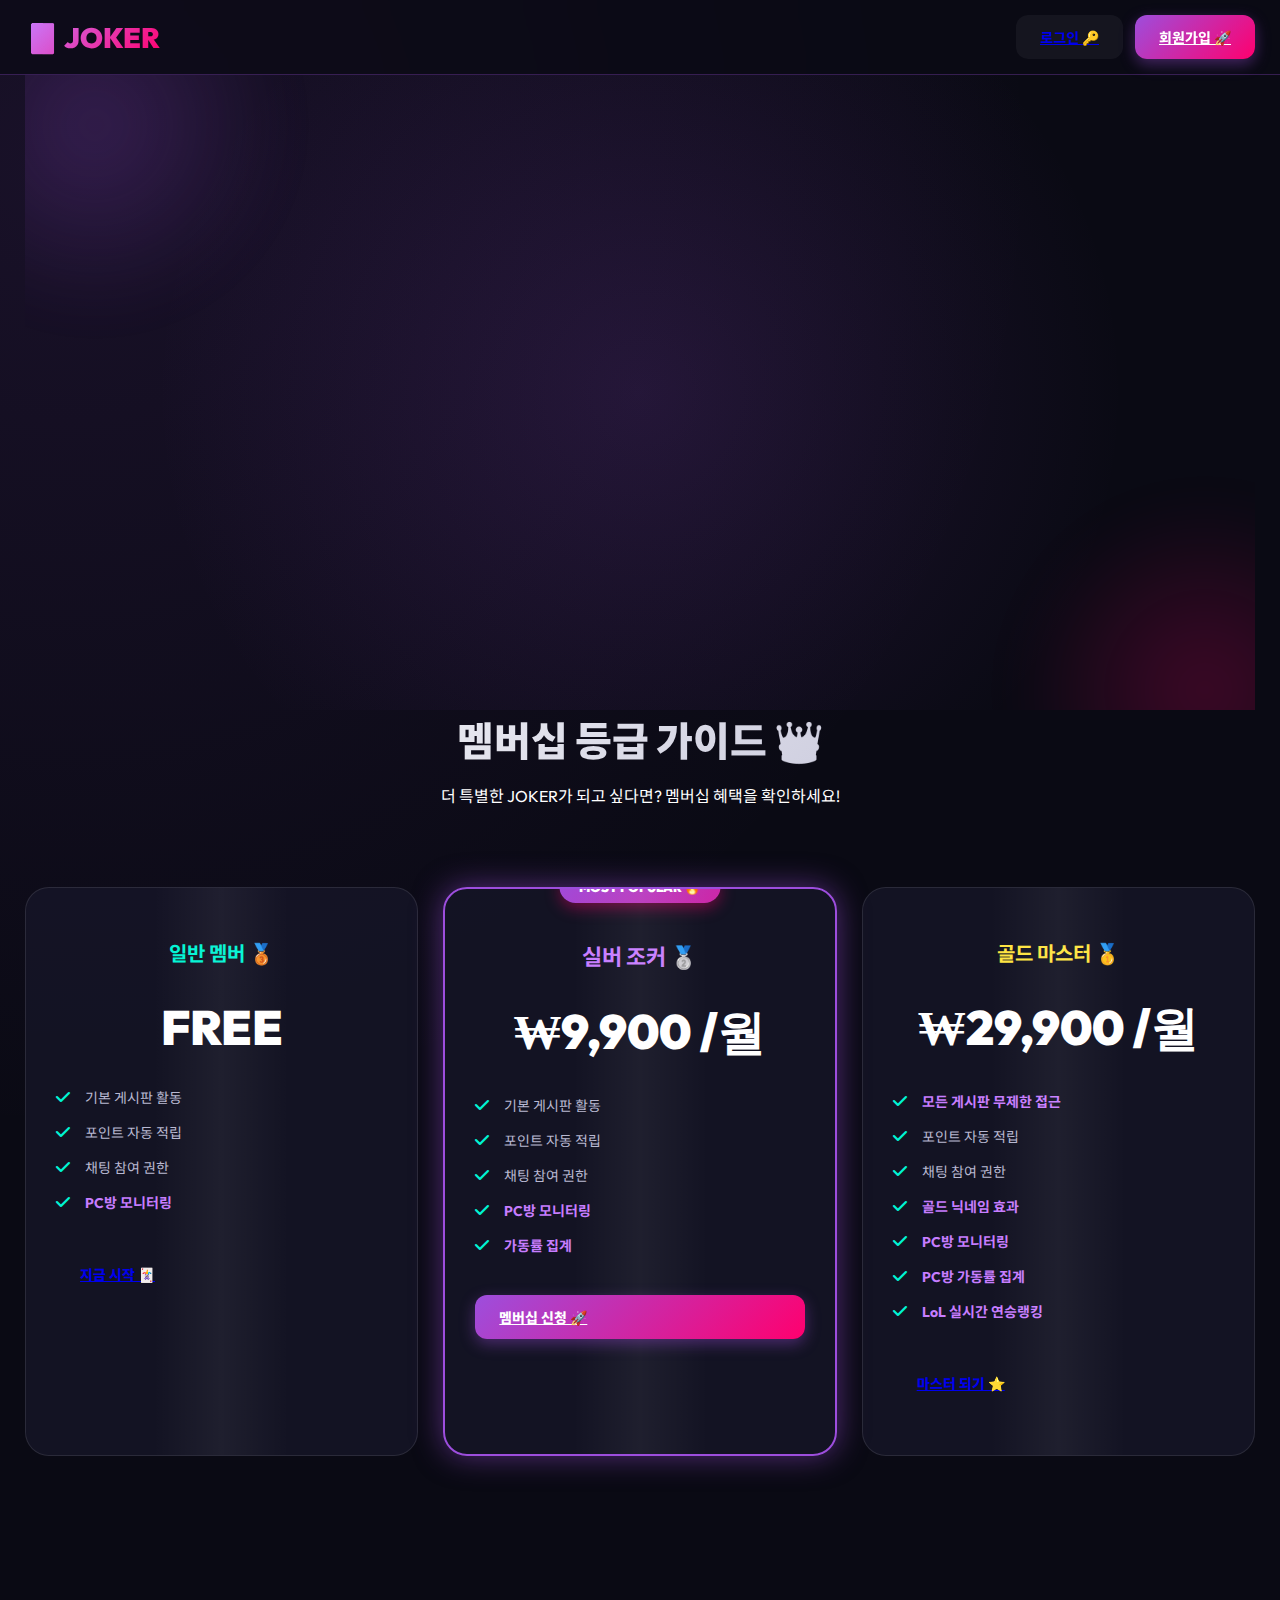
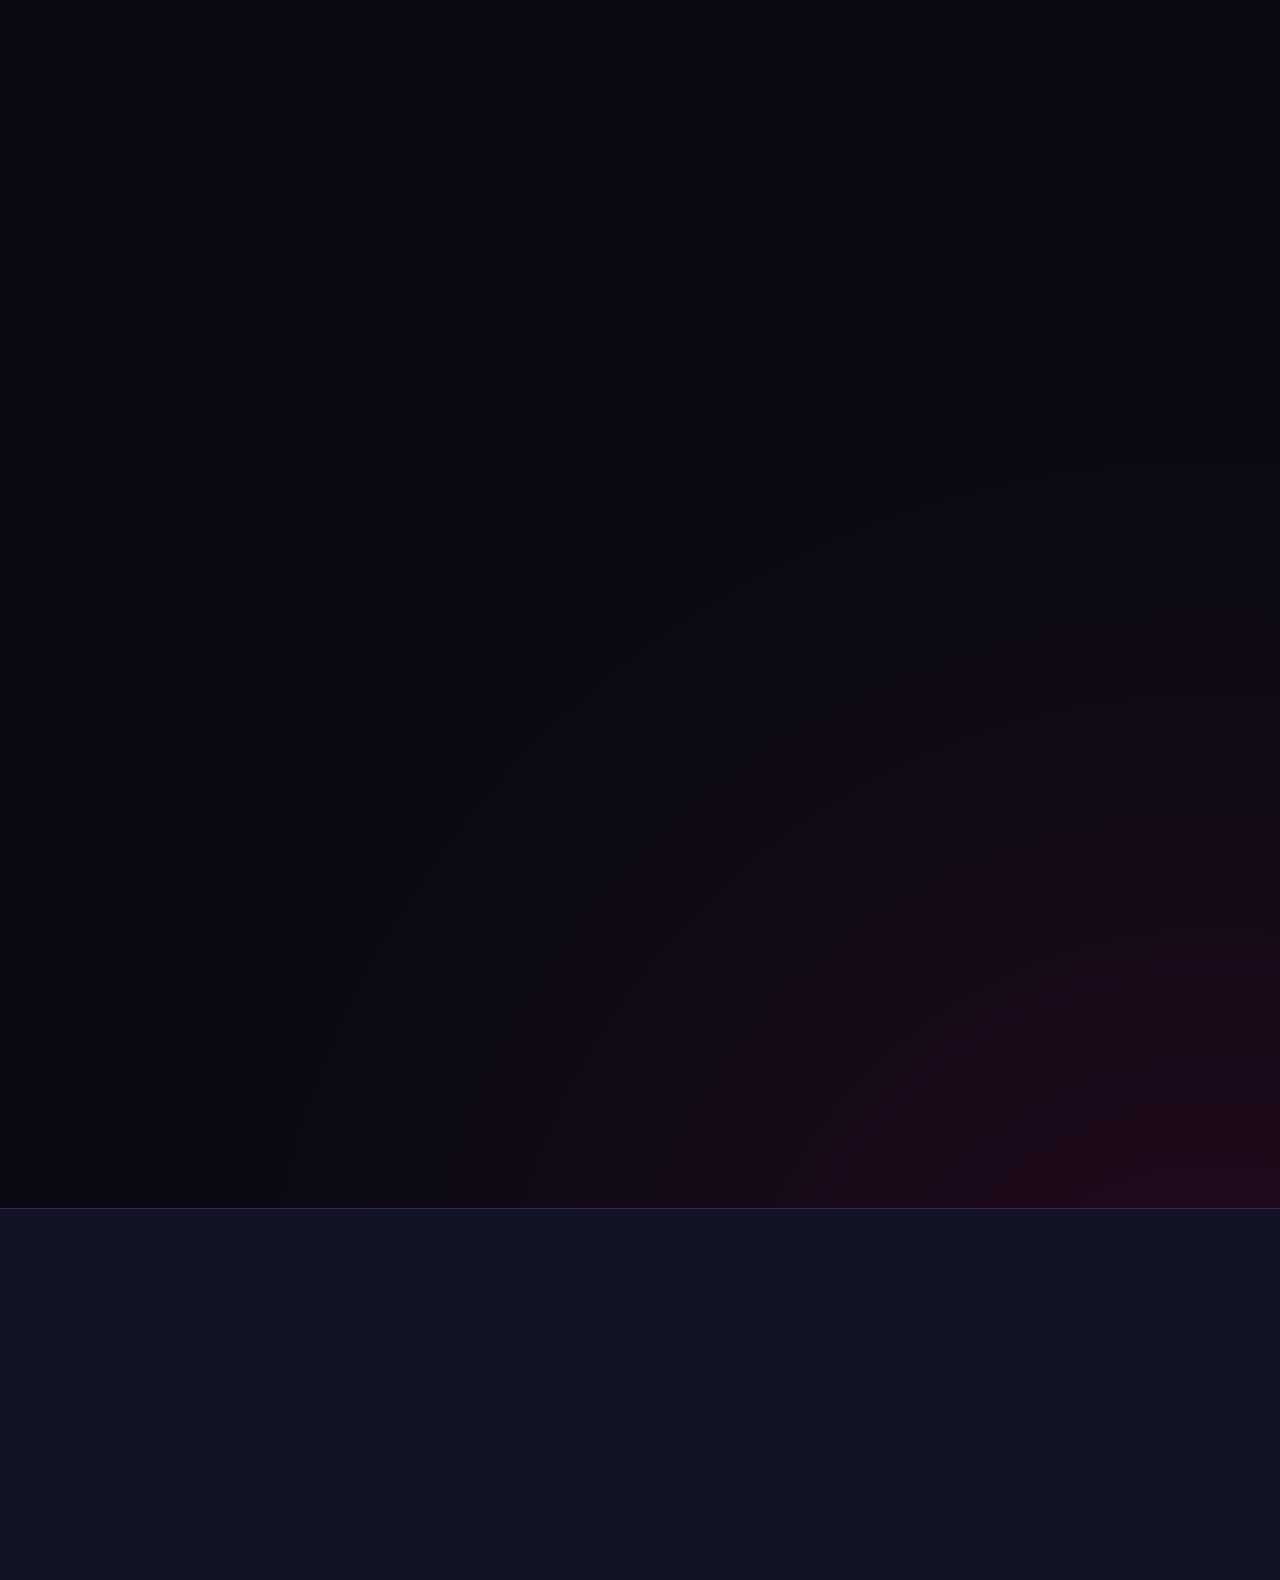
<file: index.html>
<!DOCTYPE html>
<html lang="ko" data-theme="dark">
<head>
    <meta charset="UTF-8">
    <meta name="viewport" content="width=device-width, initial-scale=1.0">
    <title>JOKER 커뮤니티 - Welcome! 🃏</title>
    <link rel="stylesheet" href="style.css">
    <link rel="stylesheet" href="https://cdnjs.cloudflare.com/ajax/libs/font-awesome/6.5.1/css/all.min.css">
    <style>
        .hero {
            padding: 160px 0 100px;
            text-align: center;
            background: radial-gradient(circle at center, rgba(157, 78, 221, 0.15) 0%, transparent 70%);
            position: relative;
            overflow: hidden;
        }
        .hero h1 {
            font-size: 64px;
            font-weight: 900;
            margin-bottom: 24px;
            background: linear-gradient(135deg, var(--primary-light), var(--accent-pink), var(--accent-yellow));
            background-clip: text;
            -webkit-background-clip: text;
            -webkit-text-fill-color: transparent;
            letter-spacing: -2px;
        }
        .hero p {
            color: var(--text-dim);
            font-size: 20px;
            max-width: 800px;
            margin: 0 auto 48px;
            line-height: 1.6;
        }
        .hero-btns {
            display: flex;
            justify-content: center;
            gap: 20px;
        }
        .section-title {
            text-align: center;
            margin-bottom: 80px;
        }
        .section-title h2 {
            font-size: 40px;
            font-weight: 900;
            margin-bottom: 15px;
            background: linear-gradient(135deg, #fff, var(--text-dim));
            background-clip: text;
            -webkit-background-clip: text;
            -webkit-text-fill-color: transparent;
        }
        .pricing-grid {
            display: grid;
            grid-template-columns: repeat(3, 1fr);
            gap: 25px;
            margin-bottom: 120px;
        }
        .plan-card {
            background: var(--bg-card);
            padding: 50px 30px;
            border-radius: var(--radius-lg);
            border: 1px solid var(--glass-border);
            text-align: center;
            position: relative;
            transition: 0.4s;
        }
        .plan-card:hover {
            transform: scale(1.05);
            border-color: var(--primary-light);
            z-index: 10;
        }
        .plan-card.popular {
            border: 2px solid var(--primary);
            box-shadow: 0 0 30px var(--primary-glow);
        }
        .plan-badge {
            position: absolute;
            top: -18px;
            left: 50%;
            transform: translateX(-50%);
            background: linear-gradient(135deg, var(--primary), var(--accent-pink));
            color: white;
            padding: 8px 20px;
            border-radius: 30px;
            font-size: 13px;
            font-weight: 900;
            box-shadow: 0 5px 15px rgba(255, 0, 110, 0.4);
        }
        .plan-price {
            font-size: 48px;
            font-weight: 900;
            margin: 30px 0;
            font-family: 'Outfit';
        }
        .plan-features {
            list-style: none;
            text-align: left;
            margin-bottom: 40px;
            color: var(--text-dim);
            font-size: 14px;
        }
        .plan-features li {
            margin-bottom: 15px;
            display: flex;
            align-items: center;
            gap: 15px;
        }
        .plan-features i { color: var(--accent-cyan); font-size: 16px; }
    </style>
</head>
<body>
    <header class="header bg-animate">
        <div class="container">
            <nav class="navbar">
                <a href="index.html" class="logo">
                    <span>🃏 JOKER</span>
                </a>
                <button class="mobile-toggle" aria-label="메뉴 열기">
                    <span></span><span></span><span></span>
                </button>
                <div class="user-controls">
                    <a href="dashboard.html" class="btn btn-dim btn-ripple" onclick="autoLogin()" style="background: rgba(255,255,255,0.05);">로그인 🔑</a>
                    <a href="login.html" class="btn btn-primary btn-ripple glow-active">회원가입 🚀</a>
                </div>
            </nav>
        </div>
    </header>

    <main class="container">
        <!-- Hero Section -->
        <section class="hero reveal">
            <div class="hero-orbs">
                <div class="hero-orb purple"></div>
                <div class="hero-orb pink"></div>
            </div>
            <div class="hero-intro">
            <h1 class="text-flow">상상 그 이상의 즐거움, <br>JOKER COMMUNITY 🃏</h1>
            <p>익명성 보장은 물론, 다양한 정보와 재미있는 이야기들이 가득합니다. <br>매일 쏟아지는 이벤트와 특별한 멤버십 혜택을 지금 바로 경험해보세요! ✨</p>
            <div class="hero-btns">
                <a href="dashboard.html" class="btn btn-primary btn-ripple" onclick="autoLogin()" style="padding: 20px 50px; font-size: 18px;">로그인 🃏</a>
                <a href="login.html" class="btn btn-outline btn-ripple" style="padding: 20px 50px; font-size: 18px; border-width: 2px;">회원가입 👑</a>
            </div>
            </div>
        </section>

        <!-- Plans -->
        <section id="plans" class="reveal">
            <div class="section-title">
                <h2 class="text-flow">멤버십 등급 가이드 👑</h2>
                <p>더 특별한 JOKER가 되고 싶다면? 멤버십 혜택을 확인하세요!</p>
            </div>
            <div class="pricing-grid">
                <div class="plan-card card-shimmer">
                    <h4 style="color: var(--accent-cyan); font-size: 20px;">일반 멤버 🥉</h4>
                    <div class="plan-price">FREE</div>
                    <ul class="plan-features">
                        <li><i class="fas fa-check"></i> 기본 게시판 활동</li>
                        <li><i class="fas fa-check"></i> 포인트 자동 적립</li>
                        <li><i class="fas fa-check"></i> 채팅 참여 권한</li>
                        <li><i class="fas fa-check"></i> <b>PC방 모니터링</b></li>
                    </ul>
                    <a href="login.html" class="btn btn-outline btn-ripple" style="width: 100%;">지금 시작 🃏</a>
                </div>
                <div class="plan-card popular card-shimmer glow-active">
                    <div class="plan-badge bg-animate">MOST POPULAR 🔥</div>
                    <h4 style="color: var(--primary-light); font-size: 22px;">실버 조커 🥈</h4>
                    <div class="plan-price">₩9,900 <span>/월</span></div>
                    <ul class="plan-features">
                        <li><i class="fas fa-check"></i> 기본 게시판 활동</li>
                        <li><i class="fas fa-check"></i> 포인트 자동 적립</li>
                        <li><i class="fas fa-check"></i> 채팅 참여 권한</li>
                        <li><i class="fas fa-check"></i> <b>PC방 모니터링</b></li>
                        <li><i class="fas fa-check"></i> <b>가동률 집계</b></li>
                    </ul>
                    <a href="login.html" class="btn btn-primary btn-ripple" style="width: 100%;">멤버십 신청 🚀</a>
                </div>
                <div class="plan-card card-shimmer">
                    <h4 style="color: var(--accent-yellow); font-size: 20px;">골드 마스터 🥇</h4>
                    <div class="plan-price">₩29,900 <span>/월</span></div>
                    <ul class="plan-features">
                        <li><i class="fas fa-check"></i> <b>모든 게시판 무제한 접근</b></li>
                        <li><i class="fas fa-check"></i> 포인트 자동 적립</li>
                        <li><i class="fas fa-check"></i> 채팅 참여 권한</li>
                        <li><i class="fas fa-check"></i> <b>골드 닉네임 효과</b></li>
                        <li><i class="fas fa-check"></i> <b>PC방 모니터링</b></li>
                        <li><i class="fas fa-check"></i> <b>PC방 가동률 집계</b></li>
                        <li><i class="fas fa-check"></i> <b>LoL 실시간 연승랭킹</b></li>
                    </ul>
                    <a href="login.html" class="btn btn-outline btn-ripple" style="width: 100%;">마스터 되기 ⭐</a>
                </div>
            </div>
        </section>

        <!-- 혁신적 관리 엔진 (Core Features) -->
        <section id="core-features" class="reveal" style="margin-bottom: 120px;">
            <div class="section-title">
                <h2 class="text-flow">PC방 관리의 새로운 기준, JOKER 엔진 ⚙️</h2>
                <p>운영 효율은 높이고, 유저의 즐거움은 극대화하는 세 가지 핵심 솔루션입니다.</p>
            </div>
            <div class="feature-grid">
                <!-- 엔진 1 -->
                <div class="feature-item card-shimmer" style="text-align: left; padding: 40px;">
                    <div style="width: 50px; height: 50px; background: rgba(157, 78, 221, 0.2); border-radius: 12px; display: flex; align-items: center; justify-content: center; margin-bottom: 25px;">
                        <i class="fas fa-bolt" style="color: var(--primary-light); font-size: 24px;"></i>
                    </div>
                    <h3 style="font-size: 22px; margin-bottom: 15px;">다이나믹 미션 & 랭킹 🏆</h3>
                    <p style="color: var(--text-dim); font-size: 14px; margin-bottom: 25px; line-height: 1.6;">단 3분 만에 구축하는 우리 매장만의 리그! <br>원하는 게임과 시간대에 맞춰 자유롭게 스케줄링하세요.</p>
                    <ul style="list-style: none; color: var(--text-dim); font-size: 13px; margin-bottom: 30px;">
                        <li style="margin-bottom: 10px;"><i class="fas fa-check-circle" style="color: var(--accent-cyan); margin-right: 10px;"></i> 누구나 쉬운 드래그 앤 드롭 미션 생성</li>
                        <li style="margin-bottom: 10px;"><i class="fas fa-check-circle" style="color: var(--accent-cyan); margin-right: 10px;"></i> 게임별 실시간 연동 및 랭킹 자동 업데이트</li>
                        <li style="margin-bottom: 10px;"><i class="fas fa-check-circle" style="color: var(--accent-cyan); margin-right: 10px;"></i> 시간대별 최적화된 자동 스케줄링 엔진</li>
                    </ul>
                    <a href="coming-soon.html?from=engine" style="color: var(--accent-yellow); text-decoration: none; font-weight: 700; font-size: 14px;">엔진 상세 보기 <i class="fas fa-chevron-right" style="font-size: 10px; margin-left: 5px;"></i></a>
                </div>
                <!-- 엔진 2 -->
                <div class="feature-item card-shimmer" style="text-align: left; padding: 40px;">
                    <div style="width: 50px; height: 50px; background: rgba(255, 0, 110, 0.2); border-radius: 12px; display: flex; align-items: center; justify-content: center; margin-bottom: 25px;">
                        <i class="fas fa-gift" style="color: var(--accent-pink); font-size: 24px;"></i>
                    </div>
                    <h3 style="font-size: 22px; margin-bottom: 15px;">익스프레스 보상 센터 🎁</h3>
                    <p style="color: var(--text-dim); font-size: 14px; margin-bottom: 25px; line-height: 1.6;">유저의 활동을 가치로 바꾸는 마법! <br>포인트부터 실물 상품까지 원클릭으로 관리하세요.</p>
                    <ul style="list-style: none; color: var(--text-dim); font-size: 13px; margin-bottom: 30px;">
                        <li style="margin-bottom: 10px;"><i class="fas fa-check-circle" style="color: var(--accent-pink); margin-right: 10px;"></i> 복잡한 승인 절차 없는 즉시 보상 지급</li>
                        <li style="margin-bottom: 10px;"><i class="fas fa-check-circle" style="color: var(--accent-pink); margin-right: 10px;"></i> 유저 활동 데이터 기반 자동 타겟팅 보상</li>
                        <li style="margin-bottom: 10px;"><i class="fas fa-check-circle" style="color: var(--accent-pink); margin-right: 10px;"></i> 누락 없는 투명한 보상 히스토리 아카이빙</li>
                    </ul>
                    <a href="coming-soon.html?from=reward" style="color: var(--accent-yellow); text-decoration: none; font-weight: 700; font-size: 14px;">보상 체계 확인 <i class="fas fa-chevron-right" style="font-size: 10px; margin-left: 5px;"></i></a>
                </div>
                <!-- 엔진 3 -->
                <div class="feature-item card-shimmer" style="text-align: left; padding: 40px;">
                    <div style="width: 50px; height: 50px; background: rgba(0, 245, 212, 0.2); border-radius: 12px; display: flex; align-items: center; justify-content: center; margin-bottom: 25px;">
                        <i class="fas fa-chart-line" style="color: var(--accent-cyan); font-size: 24px;"></i>
                    </div>
                    <h3 style="font-size: 22px; margin-bottom: 15px;">실시간 AI 분석 센터 📊</h3>
                    <p style="color: var(--text-dim); font-size: 14px; margin-bottom: 25px; line-height: 1.6;">매출과 유저 패턴을 꿰뚫어 보는 통찰력! <br>데이터 시각화로 한눈에 흐름을 파악합니다.</p>
                    <ul style="list-style: none; color: var(--text-dim); font-size: 13px; margin-bottom: 30px;">
                        <li style="margin-bottom: 10px;"><i class="fas fa-check-circle" style="color: var(--accent-cyan); margin-right: 10px;"></i> 1초 단위 업데이트되는 라이브 데이터 보드</li>
                        <li style="margin-bottom: 10px;"><i class="fas fa-check-circle" style="color: var(--accent-cyan); margin-right: 10px;"></i> 요일별/시간별 정밀 매출 리포트 생성</li>
                        <li style="margin-bottom: 10px;"><i class="fas fa-check-circle" style="color: var(--accent-cyan); margin-right: 10px;"></i> 방문객 행동 패턴 기반 마케팅 인사이트</li>
                    </ul>
                    <a href="coming-soon.html?from=data" style="color: var(--accent-yellow); text-decoration: none; font-weight: 700; font-size: 14px;">데이터 샘플 보기 <i class="fas fa-chevron-right" style="font-size: 10px; margin-left: 5px;"></i></a>
                </div>
            </div>
        </section>

        <!-- 프리미엄 기능 마스터 리스트 (Detailed Specs) -->
        <section id="spec-list" class="reveal" style="margin-bottom: 150px; max-width: 1000px; margin-left: auto; margin-right: auto;">
            <div class="section-title">
                <h2 class="text-flow">JOKER 프리미엄 기술 사양 💎</h2>
            </div>
            <div class="card" style="padding: 0; overflow: hidden; border: 1px solid var(--neon-border); background: rgba(25, 25, 45, 0.4);">
                <div style="display: grid; grid-template-columns: repeat(2, 1fr); background: rgba(255,255,255,0.02);">
                    <div style="display: flex; justify-content: space-between; align-items: center; padding: 25px 40px; border-right: 1px solid var(--glass-border); border-bottom: 1px solid var(--glass-border);">
                        <span style="font-size: 16px; font-weight: 700;">맞춤형 미션 커스터마이징 ⚡</span>
                        <div style="width: 24px; height: 24px; background: var(--primary); border-radius: 50%; display: flex; align-items: center; justify-content: center; font-size: 12px;"><i class="fas fa-check"></i></div>
                    </div>
                    <div style="display: flex; justify-content: space-between; align-items: center; padding: 25px 40px; border-bottom: 1px solid var(--glass-border);">
                        <span style="font-size: 16px; font-weight: 700;">실시간 랭킹 산출 알고리즘 🏆</span>
                        <div style="width: 24px; height: 24px; background: var(--primary); border-radius: 50%; display: flex; align-items: center; justify-content: center; font-size: 12px;"><i class="fas fa-check"></i></div>
                    </div>
                    <div style="display: flex; justify-content: space-between; align-items: center; padding: 25px 40px; border-right: 1px solid var(--glass-border); border-bottom: 1px solid var(--glass-border);">
                        <span style="font-size: 16px; font-weight: 700;">매장 전용 실시간 TV 송출 시스템 📺</span>
                        <div style="width: 24px; height: 24px; background: var(--primary); border-radius: 50%; display: flex; align-items: center; justify-content: center; font-size: 12px;"><i class="fas fa-check"></i></div>
                    </div>
                    <div style="display: flex; justify-content: space-between; align-items: center; padding: 25px 40px; border-bottom: 1px solid var(--glass-border);">
                        <span style="font-size: 16px; font-weight: 700;">글로벌 인기 게임 API 완벽 연동 🎮</span>
                        <div style="width: 24px; height: 24px; background: var(--primary); border-radius: 50%; display: flex; align-items: center; justify-content: center; font-size: 12px;"><i class="fas fa-check"></i></div>
                    </div>
                    <div style="display: flex; justify-content: space-between; align-items: center; padding: 25px 40px; border-right: 1px solid var(--glass-border);">
                        <span style="font-size: 16px; font-weight: 700;">하이라이트 플레이 자동 클라우드 녹화 📹</span>
                        <div style="width: 24px; height: 24px; background: var(--primary); border-radius: 50%; display: flex; align-items: center; justify-content: center; font-size: 12px;"><i class="fas fa-check"></i></div>
                    </div>
                    <div style="display: flex; justify-content: space-between; align-items: center; padding: 25px 40px;">
                        <span style="font-size: 16px; font-weight: 700;">전문 엔지니어 24/7 기술 지원 🎧</span>
                        <div style="width: 24px; height: 24px; background: var(--primary); border-radius: 50%; display: flex; align-items: center; justify-content: center; font-size: 12px;"><i class="fas fa-check"></i></div>
                    </div>
                </div>
            </div>
        </section>
    </main>

    <footer style="padding: 100px 0; border-top: 1px solid var(--neon-border); background: var(--bg-sidebar); text-align: center;">
        <div class="container reveal">
            <span class="logo" style="justify-content: center; font-size: 32px; margin-bottom: 25px;">🃏 JOKER</span>
            <p style="color: var(--text-dim); font-size: 16px; margin-bottom: 40px; max-width: 600px; margin-left: auto; margin-right: auto;">당신의 일상에 특별한 재미와 정보를 더하는 <br>대한민국 No.1 프리미엄 커뮤니티 JOKER입니다.</p>
            <div style="font-size: 14px; color: var(--text-muted);">
                © 2025 JOKER COMMUNITY. All rights reserved. 💜
            </div>
        </div>
    </footer>
    <script src="script.js"></script>
</body>
</html>
</file>
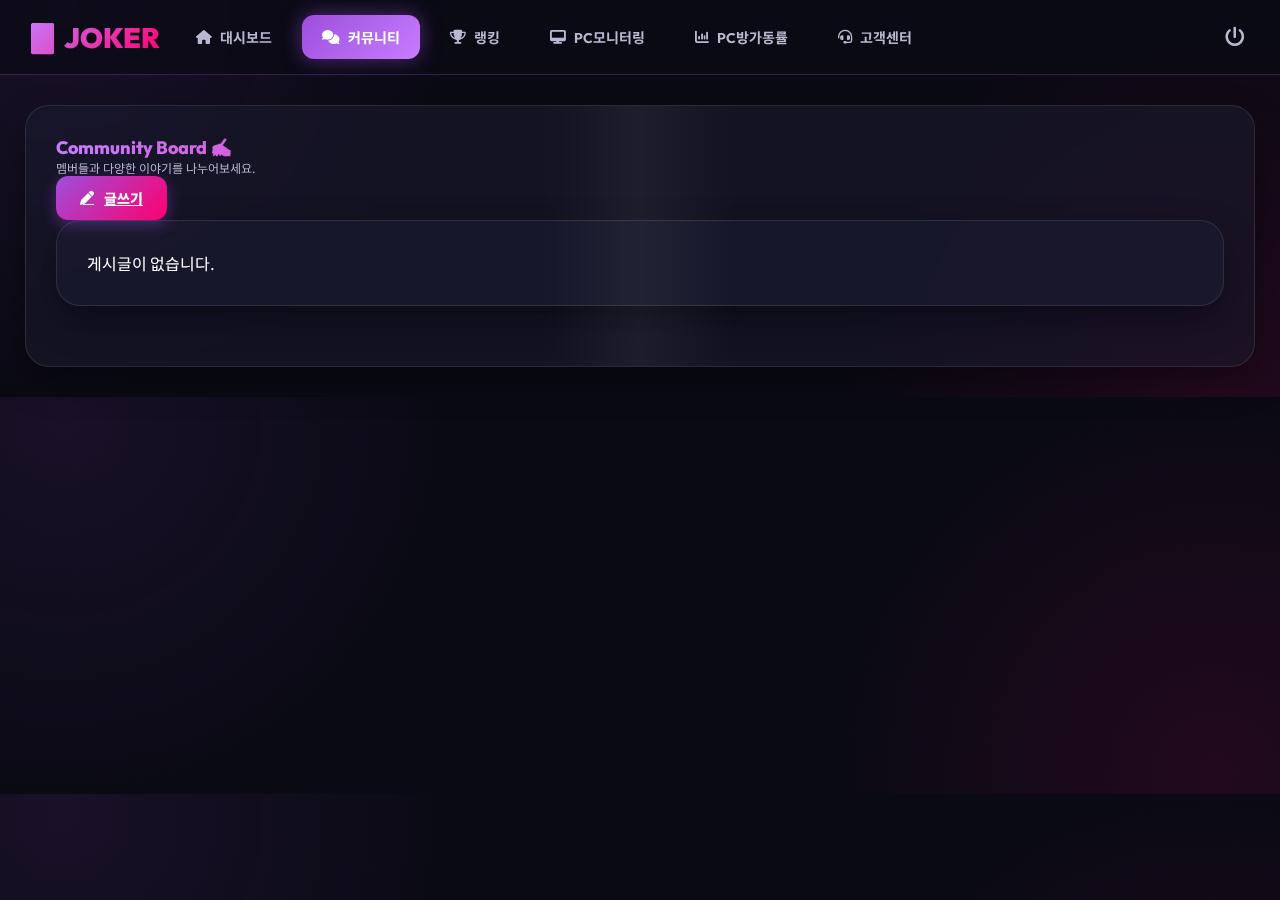
<file: board.html>
<!DOCTYPE html>
<html lang="ko" data-theme="dark">
<head>
    <meta charset="UTF-8">
    <meta name="viewport" content="width=device-width, initial-scale=1.0">
    <title>커뮤니티 - JOKER 🃏</title>
    <link rel="stylesheet" href="style.css">
    <link rel="stylesheet" href="https://cdnjs.cloudflare.com/ajax/libs/font-awesome/6.5.1/css/all.min.css">
</head>
<body>
    <header class="header bg-animate">
        <div class="container">
            <nav class="navbar">
                <a href="dashboard.html" class="logo">
                    <span>🃏 JOKER</span>
                </a>
                <button class="mobile-toggle" aria-label="메뉴 열기">
                    <span></span><span></span><span></span>
                </button>
                <div class="nav-links">
                    <a href="dashboard.html"><i class="fas fa-home"></i> 대시보드</a>
                    <a href="board.html" class="active"><i class="fas fa-comments"></i> 커뮤니티</a>
                    <a href="coming-soon.html?from=rank"><i class="fas fa-trophy"></i> 랭킹</a>
                    <a href="monitoring.html"><i class="fas fa-desktop"></i> PC모니터링</a>
                    <a href="occupancy.html"><i class="fas fa-chart-column"></i> PC방가동률</a>
                    <a href="coming-soon.html?from=support"><i class="fas fa-headset"></i> 고객센터</a>
                </div>
                <div class="user-controls">
                    <button onclick="logout()" class="btn-dim" style="background: none; border: none; color: var(--text-dim); cursor: pointer; font-size: 20px; width: 40px; height: 40px; border-radius: 50%;">
                        <i class="fas fa-power-off"></i>
                    </button>
                </div>
            </nav>
        </div>
    </header>

    <main class="container reveal" style="padding-top: 30px;">
        <div class="card card-shimmer">
            <div class="card-header">
                <div>
                    <h3 class="text-flow">Community Board ✍️</h3>
                    <p style="font-size: 12px; color: var(--text-dim);">멤버들과 다양한 이야기를 나누어보세요.</p>
                </div>
                <a href="write.html" class="btn btn-primary btn-ripple"><i class="fas fa-pen"></i> 글쓰기</a>
            </div>
            
            <div class="post-list">
                <!-- script.js에서 렌더링됨 -->
            </div>
        </div>
    </main>

    <script src="script.js"></script>
</body>
</html>
</file>
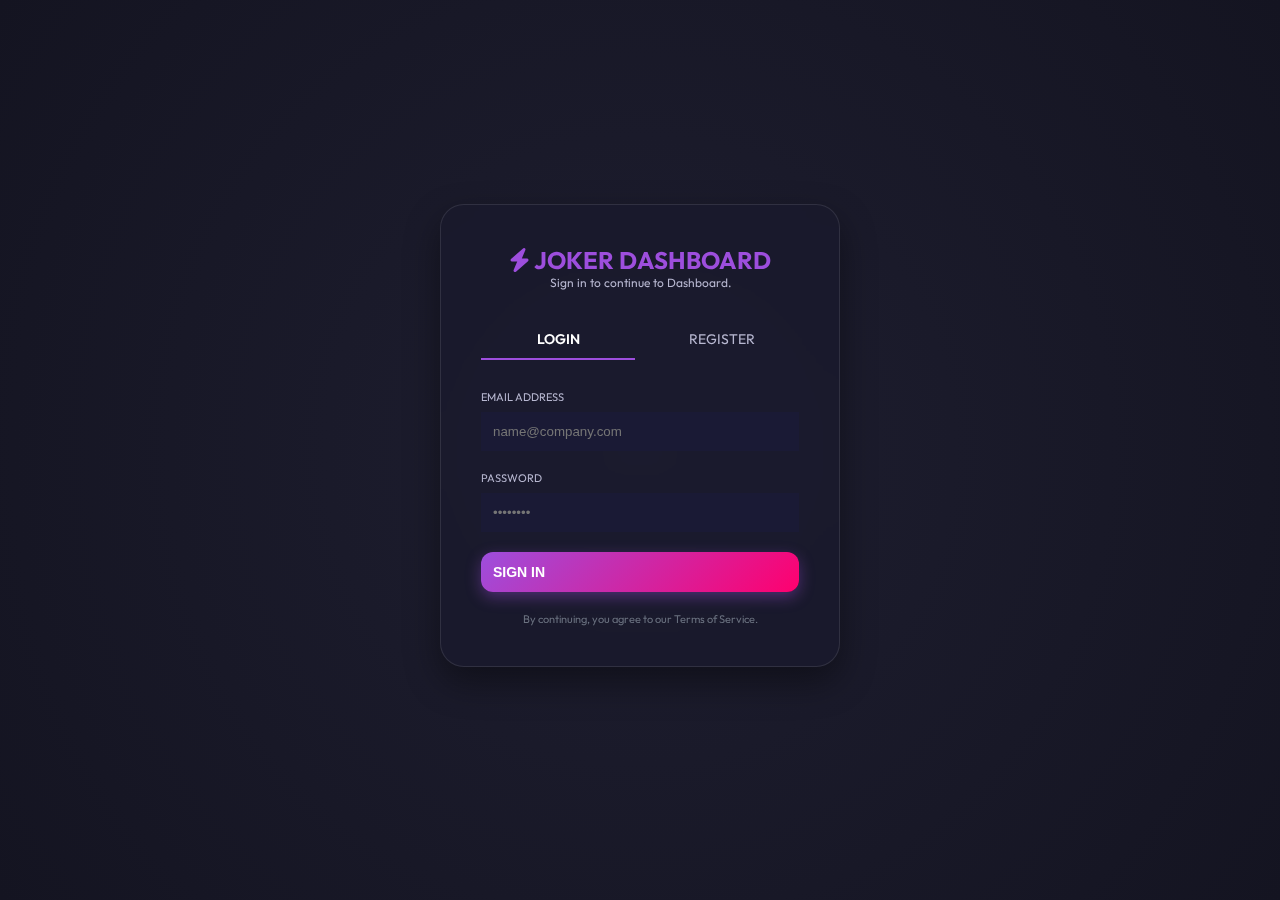
<file: login.html>
<!DOCTYPE html>
<html lang="ko" data-theme="dark">
<head>
    <meta charset="UTF-8">
    <meta name="viewport" content="width=device-width, initial-scale=1.0">
    <title>로그인 - JOKER 🃏</title>
    <link rel="stylesheet" href="style.css">
    <link rel="stylesheet" href="https://cdnjs.cloudflare.com/ajax/libs/font-awesome/6.5.1/css/all.min.css">
    <style>
        .auth-wrapper {
            height: 100vh;
            display: flex;
            align-items: center;
            justify-content: center;
            background: radial-gradient(circle at center, #1e1e30 0%, #141421 100%);
        }
        .auth-card {
            width: 100%;
            max-width: 400px;
            padding: 40px;
        }
        .auth-tabs {
            display: flex;
            gap: 10px;
            margin-bottom: 30px;
        }
        .auth-tab {
            flex: 1;
            padding: 10px;
            text-align: center;
            cursor: pointer;
            border-bottom: 2px solid transparent;
            color: var(--text-dim);
            font-size: 14px;
        }
        .auth-tab.active {
            border-color: var(--primary);
            color: var(--text-main);
            font-weight: 600;
        }
        .form-group {
            margin-bottom: 20px;
        }
        .form-label {
            display: block;
            font-size: 11px;
            color: var(--text-dim);
            margin-bottom: 8px;
            text-transform: uppercase;
        }
        .form-input {
            width: 100%;
            padding: 12px;
            background: var(--bg-input);
            border: 1px solid var(--border);
            border-radius: var(--radius-sm);
            color: white;
            outline: none;
        }
        .form-input:focus { border-color: var(--primary); }
        
        /* Mobile Responsive */
        @media (max-width: 480px) {
            .auth-card {
                padding: 30px 20px;
                margin: 0 15px;
            }
            .auth-card h1 {
                font-size: 20px !important;
            }
        }
    </style>
</head>
<body>
    <div class="auth-wrapper">
        <div class="auth-card card">
            <div style="text-align: center; margin-bottom: 30px;">
                <h1 style="color: var(--primary); font-size: 24px;"><i class="fas fa-bolt"></i> JOKER DASHBOARD</h1>
                <p style="color: var(--text-dim); font-size: 12px;">Sign in to continue to Dashboard.</p>
            </div>

            <div class="auth-tabs">
                <div class="auth-tab active" id="tabLogin">LOGIN</div>
                <div class="auth-tab" id="tabRegister">REGISTER</div>
            </div>

            <!-- Login Form -->
            <form id="loginForm">
                <div class="form-group">
                    <label class="form-label">Email Address</label>
                    <input type="email" class="form-input" id="loginEmail" placeholder="name@company.com" required>
                </div>
                <div class="form-group">
                    <label class="form-label">Password</label>
                    <input type="password" class="form-input" id="loginPassword" placeholder="••••••••" required>
                </div>
                <button type="submit" class="btn btn-primary" style="width: 100%; padding: 12px;">SIGN IN</button>
            </form>

            <!-- Register Form -->
            <form id="registerForm" style="display: none;">
                <div class="form-group">
                    <label class="form-label">Nickname</label>
                    <input type="text" class="form-input" id="regNickname" placeholder="Joker" required>
                </div>
                <div class="form-group">
                    <label class="form-label">Email Address</label>
                    <input type="email" class="form-input" id="regEmail" placeholder="name@company.com" required>
                </div>
                <div class="form-group">
                    <label class="form-label">Password</label>
                    <input type="password" class="form-input" id="regPassword" placeholder="••••••••" required>
                </div>
                <button type="submit" class="btn btn-primary" style="width: 100%; padding: 12px;">CREATE ACCOUNT</button>
            </form>

            <p style="text-align: center; margin-top: 20px; font-size: 11px; color: var(--text-muted);">
                By continuing, you agree to our Terms of Service.
            </p>
        </div>
    </div>

    <script src="script.js"></script>
    <script>
        const tabLogin = document.getElementById('tabLogin');
        const tabRegister = document.getElementById('tabRegister');
        const loginForm = document.getElementById('loginForm');
        const registerForm = document.getElementById('registerForm');

        tabLogin.onclick = () => {
            tabLogin.classList.add('active');
            tabRegister.classList.remove('active');
            loginForm.style.display = 'block';
            registerForm.style.display = 'none';
        };

        tabRegister.onclick = () => {
            tabRegister.classList.add('active');
            tabLogin.classList.remove('active');
            loginForm.style.display = 'none';
            registerForm.style.display = 'block';
        };

        loginForm.onsubmit = (e) => {
            e.preventDefault();
            login(document.getElementById('loginEmail').value, document.getElementById('loginPassword').value);
        };

        registerForm.onsubmit = (e) => {
            e.preventDefault();
            const success = register(
                document.getElementById('regNickname').value,
                document.getElementById('regEmail').value,
                document.getElementById('regPassword').value
            );
            if (success) tabLogin.click();
        };
    </script>
</body>
</html>
</file>
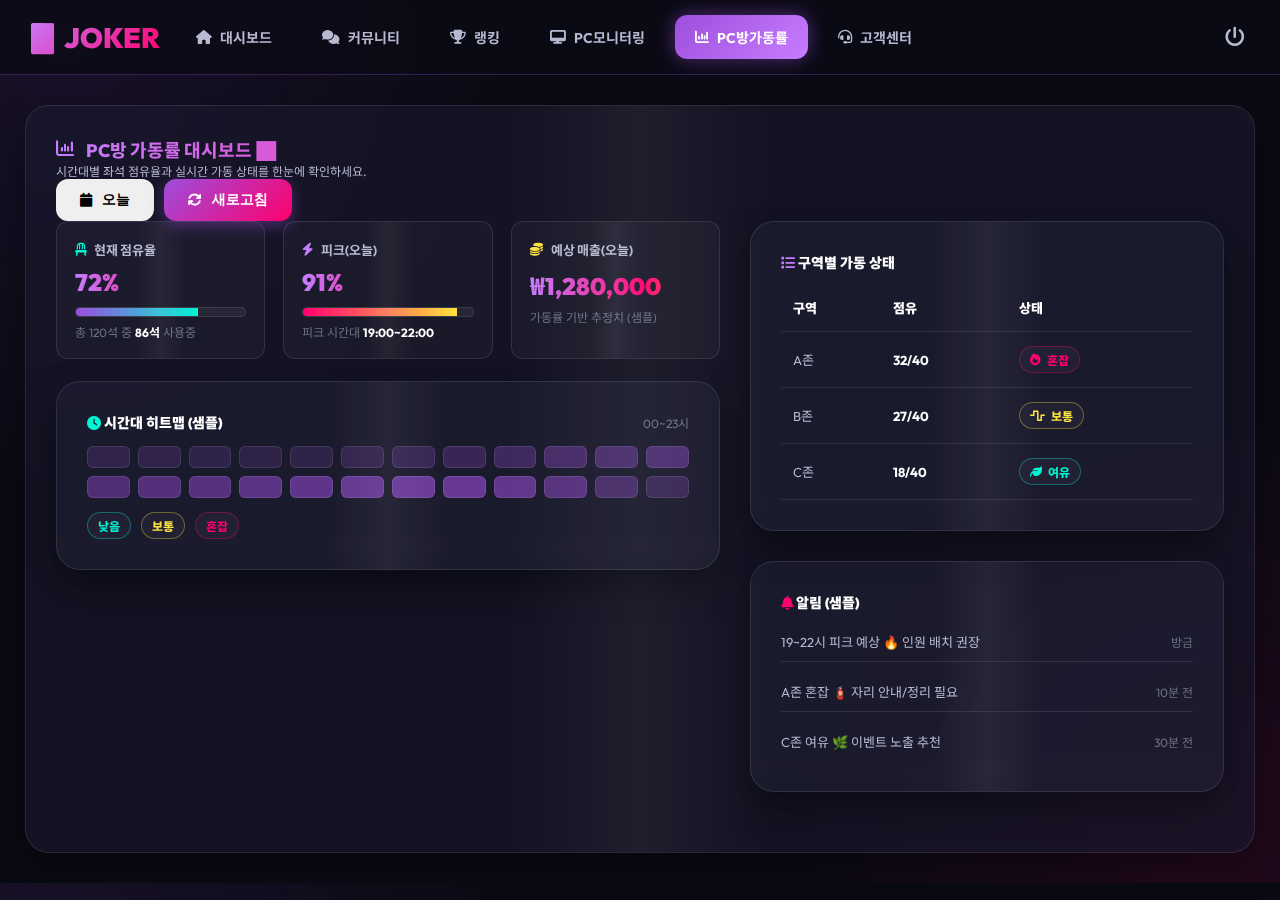
<file: occupancy.html>
<!DOCTYPE html>
<html lang="ko" data-theme="dark">
<head>
    <meta charset="UTF-8">
    <meta name="viewport" content="width=device-width, initial-scale=1.0">
    <title>PC방 가동률 - JOKER 🃏</title>
    <link rel="stylesheet" href="style.css">
    <link rel="stylesheet" href="https://cdnjs.cloudflare.com/ajax/libs/font-awesome/6.5.1/css/all.min.css">
    <style>
        .occ-layout{
            display: grid;
            grid-template-columns: 1.4fr 1fr;
            gap: 30px;
        }
        .occ-kpi{
            display: grid;
            grid-template-columns: repeat(3, 1fr);
            gap: 18px;
            margin-bottom: 22px;
        }
        .kpi{
            padding: 18px;
            border-radius: var(--radius-md);
            border: 1px solid var(--glass-border);
            background: rgba(255,255,255,0.03);
        }
        .kpi .t{ color: var(--text-dim); font-weight: 700; font-size: 13px; display:flex; align-items:center; gap:8px; }
        .kpi .v{ font-size: 24px; font-weight: 900; margin-top: 8px; }
        .kpi .s{ color: var(--text-muted); font-size: 12px; margin-top: 6px; }
        .bar{
            height: 10px;
            background: rgba(255,255,255,0.06);
            border-radius: 6px;
            overflow: hidden;
            margin-top: 10px;
        }
        .bar > div{
            height: 100%;
            background: linear-gradient(90deg, var(--primary), var(--accent-cyan));
            width: 0%;
            transition: width 900ms cubic-bezier(0.22, 1, 0.36, 1);
        }
        .heatmap{
            display: grid;
            grid-template-columns: repeat(12, 1fr);
            gap: 8px;
        }
        .cell{
            height: 22px;
            border-radius: 6px;
            border: 1px solid var(--glass-border);
            background: rgba(157,78,221,0.10);
            position: relative;
            overflow: hidden;
        }
        .cell::after{
            content:"";
            position:absolute;
            inset:0;
            background: linear-gradient(90deg, transparent, rgba(255,255,255,0.08), transparent);
            transform: translateX(-100%);
        }
        .cell:hover::after{ animation: shimmerCell 900ms ease; }
        @keyframes shimmerCell{ to { transform: translateX(100%);} }
        .table{
            width: 100%;
            border-collapse: collapse;
            font-size: 13px;
        }
        .table th,.table td{
            padding: 14px 12px;
            border-bottom: 1px solid var(--glass-border);
            text-align: left;
            color: var(--text-dim);
        }
        .table th{ color: var(--text-main); font-weight: 900; }
        .pill{
            display:inline-flex;
            align-items:center;
            gap:6px;
            padding: 4px 10px;
            border-radius: 999px;
            font-weight: 800;
            font-size: 12px;
            border: 1px solid var(--glass-border);
            background: rgba(255,255,255,0.03);
            color: var(--text-main);
        }
        .pill.good{ border-color: rgba(0,245,212,0.35); color: var(--accent-cyan); }
        .pill.warn{ border-color: rgba(254,228,64,0.35); color: var(--accent-yellow); }
        .pill.bad{ border-color: rgba(255,0,110,0.35); color: var(--accent-pink); }

        @media (max-width: 1024px){
            .occ-layout{ grid-template-columns: 1fr; }
            .occ-kpi{ grid-template-columns: 1fr; }
            .heatmap{ grid-template-columns: repeat(6, 1fr); }
        }
    </style>
</head>
<body>
    <header class="header bg-animate">
        <div class="container">
            <nav class="navbar">
                <a href="dashboard.html" class="logo">
                    <span>🃏 JOKER</span>
                </a>
                <button class="mobile-toggle" aria-label="메뉴 열기">
                    <span></span><span></span><span></span>
                </button>
                <div class="nav-links">
                    <a href="dashboard.html"><i class="fas fa-home"></i> 대시보드</a>
                    <a href="board.html"><i class="fas fa-comments"></i> 커뮤니티</a>
                    <a href="coming-soon.html?from=rank"><i class="fas fa-trophy"></i> 랭킹</a>
                    <a href="monitoring.html"><i class="fas fa-desktop"></i> PC모니터링</a>
                    <a href="occupancy.html" class="active"><i class="fas fa-chart-column"></i> PC방가동률</a>
                    <a href="coming-soon.html?from=support"><i class="fas fa-headset"></i> 고객센터</a>
                </div>
                <div class="user-controls">
                    <button onclick="logout()" class="btn-dim" style="background:none;border:none;color:var(--text-dim);cursor:pointer;font-size:20px;width:40px;height:40px;border-radius:50%;">
                        <i class="fas fa-power-off"></i>
                    </button>
                </div>
            </nav>
        </div>
    </header>

    <main class="container reveal" style="padding-top: 30px;">
        <div class="card card-shimmer">
            <div class="card-header">
                <div>
                    <h3 class="text-flow"><i class="fas fa-chart-column" style="color: var(--accent-yellow);"></i> PC방 가동률 대시보드 📈</h3>
                    <p style="font-size: 12px; color: var(--text-dim);">시간대별 좌석 점유율과 실시간 가동 상태를 한눈에 확인하세요.</p>
                </div>
                <div style="display:flex;gap:10px;">
                    <button class="btn btn-dim btn-ripple"><i class="fas fa-calendar"></i> 오늘</button>
                    <button class="btn btn-primary btn-ripple glow-active"><i class="fas fa-sync"></i> 새로고침</button>
                </div>
            </div>

            <div class="occ-layout">
                <!-- Left -->
                <div>
                    <div class="occ-kpi">
                        <div class="kpi card-shimmer">
                            <div class="t"><i class="fas fa-chair" style="color: var(--accent-cyan);"></i> 현재 점유율</div>
                            <div class="v text-flow" id="occNow">72%</div>
                            <div class="bar"><div id="occNowBar"></div></div>
                            <div class="s">총 120석 중 <b style="color:var(--text-main);">86석</b> 사용중</div>
                        </div>
                        <div class="kpi card-shimmer">
                            <div class="t"><i class="fas fa-bolt" style="color: var(--primary-light);"></i> 피크(오늘)</div>
                            <div class="v text-flow" id="occPeak">91%</div>
                            <div class="bar"><div id="occPeakBar" style="background:linear-gradient(90deg,var(--accent-pink),var(--accent-yellow));"></div></div>
                            <div class="s">피크 시간대 <b style="color:var(--text-main);">19:00~22:00</b></div>
                        </div>
                        <div class="kpi card-shimmer">
                            <div class="t"><i class="fas fa-coins" style="color: var(--accent-yellow);"></i> 예상 매출(오늘)</div>
                            <div class="v text-flow">₩1,280,000</div>
                            <div class="s">가동률 기반 추정치 (샘플)</div>
                        </div>
                    </div>

                    <div class="card card-shimmer" style="background: rgba(255,255,255,0.02); border: 1px solid var(--glass-border);">
                        <div style="display:flex; align-items:center; justify-content:space-between; margin-bottom: 14px;">
                            <div style="font-weight:900; font-size: 14px;"><i class="fas fa-clock" style="color:var(--accent-cyan);"></i> 시간대 히트맵 (샘플)</div>
                            <span style="font-size:12px; color:var(--text-muted);">00~23시</span>
                        </div>
                        <div class="heatmap" id="heatmap"></div>
                        <div style="display:flex; gap:10px; margin-top: 14px; color:var(--text-muted); font-size:12px;">
                            <span class="pill good">낮음</span>
                            <span class="pill warn">보통</span>
                            <span class="pill bad">혼잡</span>
                        </div>
                    </div>
                </div>

                <!-- Right -->
                <div>
                    <div class="card card-shimmer" style="background: rgba(255,255,255,0.02); border: 1px solid var(--glass-border);">
                        <div style="font-weight:900; font-size: 14px; margin-bottom: 12px;"><i class="fas fa-list" style="color:var(--primary-light);"></i> 구역별 가동 상태</div>
                        <table class="table">
                            <thead>
                                <tr>
                                    <th>구역</th>
                                    <th>점유</th>
                                    <th>상태</th>
                                </tr>
                            </thead>
                            <tbody>
                                <tr>
                                    <td>A존</td>
                                    <td><b style="color:var(--text-main);">32/40</b></td>
                                    <td><span class="pill bad"><i class="fas fa-fire"></i> 혼잡</span></td>
                                </tr>
                                <tr>
                                    <td>B존</td>
                                    <td><b style="color:var(--text-main);">27/40</b></td>
                                    <td><span class="pill warn"><i class="fas fa-wave-square"></i> 보통</span></td>
                                </tr>
                                <tr>
                                    <td>C존</td>
                                    <td><b style="color:var(--text-main);">18/40</b></td>
                                    <td><span class="pill good"><i class="fas fa-leaf"></i> 여유</span></td>
                                </tr>
                            </tbody>
                        </table>
                    </div>

                    <div class="card card-shimmer" style="background: rgba(255,255,255,0.02); border: 1px solid var(--glass-border);">
                        <div style="font-weight:900; font-size: 14px; margin-bottom: 10px;"><i class="fas fa-bell" style="color:var(--accent-pink);"></i> 알림 (샘플)</div>
                        <div style="display:flex; flex-direction:column; gap: 10px; color: var(--text-dim); font-size: 13px;">
                            <div style="display:flex; justify-content:space-between; align-items:center; border-bottom:1px solid var(--glass-border); padding: 10px 0;">
                                <span>19~22시 피크 예상 🔥 인원 배치 권장</span>
                                <span style="color:var(--text-muted); font-size:12px;">방금</span>
                            </div>
                            <div style="display:flex; justify-content:space-between; align-items:center; border-bottom:1px solid var(--glass-border); padding: 10px 0;">
                                <span>A존 혼잡 🧯 자리 안내/정리 필요</span>
                                <span style="color:var(--text-muted); font-size:12px;">10분 전</span>
                            </div>
                            <div style="display:flex; justify-content:space-between; align-items:center; padding: 10px 0;">
                                <span>C존 여유 🌿 이벤트 노출 추천</span>
                                <span style="color:var(--text-muted); font-size:12px;">30분 전</span>
                            </div>
                        </div>
                    </div>
                </div>
            </div>
        </div>
    </main>

    <script src="script.js"></script>
    <script>
        // 간단 샘플 렌더링 (정적)
        const now = 72;
        const peak = 91;
        document.getElementById('occNowBar').style.width = now + '%';
        document.getElementById('occPeakBar').style.width = peak + '%';

        const heatmap = document.getElementById('heatmap');
        const levels = [
            0.10,0.12,0.08,0.06,0.08,0.12, // 0~5
            0.18,0.22,0.30,0.38,0.42,0.48, // 6~11
            0.55,0.60,0.64,0.70,0.76,0.82, // 12~17
            0.90,0.88,0.78,0.62,0.40,0.22  // 18~23
        ];
        levels.forEach((v, i) => {
            const d = document.createElement('div');
            d.className = 'cell';
            const a = 0.12 + v * 0.55;
            d.style.background = `rgba(157,78,221,${a})`;
            d.title = `${String(i).padStart(2,'0')}시 • 점유율 ${Math.round(v*100)}%`;
            heatmap.appendChild(d);
        });
    </script>
</body>
</html>
</file>
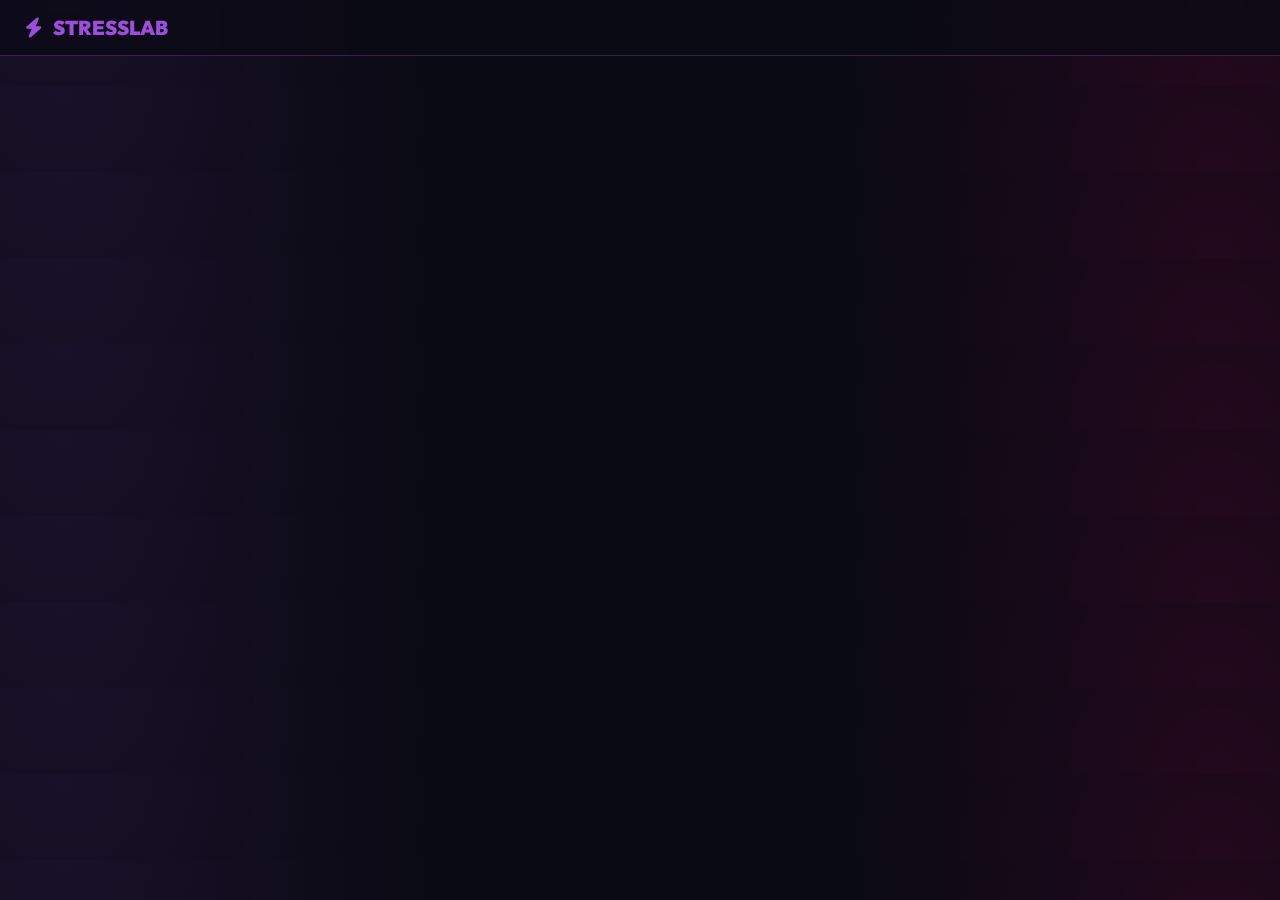
<file: post.html>
<!DOCTYPE html>
<html lang="ko" data-theme="dark">
<head>
    <meta charset="UTF-8">
    <meta name="viewport" content="width=device-width, initial-scale=1.0">
    <title>Post Detail - StressLab</title>
    <link rel="stylesheet" href="style.css">
    <link rel="stylesheet" href="https://cdnjs.cloudflare.com/ajax/libs/font-awesome/6.5.1/css/all.min.css">
</head>
<body>
    <header class="header">
        <div class="container">
            <nav class="navbar">
                <div style="display: flex; align-items: center; gap: 20px;">
                    <a href="dashboard.html" class="logo" style="background: none; -webkit-text-fill-color: var(--primary); font-size: 20px;">
                        <i class="fas fa-bolt"></i> STRESSLAB
                    </a>
                </div>
            </nav>
        </div>
    </header>

    <main class="container" style="padding-top: 30px;">
        <div class="post-detail-container">
            <!-- script.js에서 렌더링됨 -->
        </div>
    </main>

    <script src="script.js"></script>
</body>
</html>
</file>
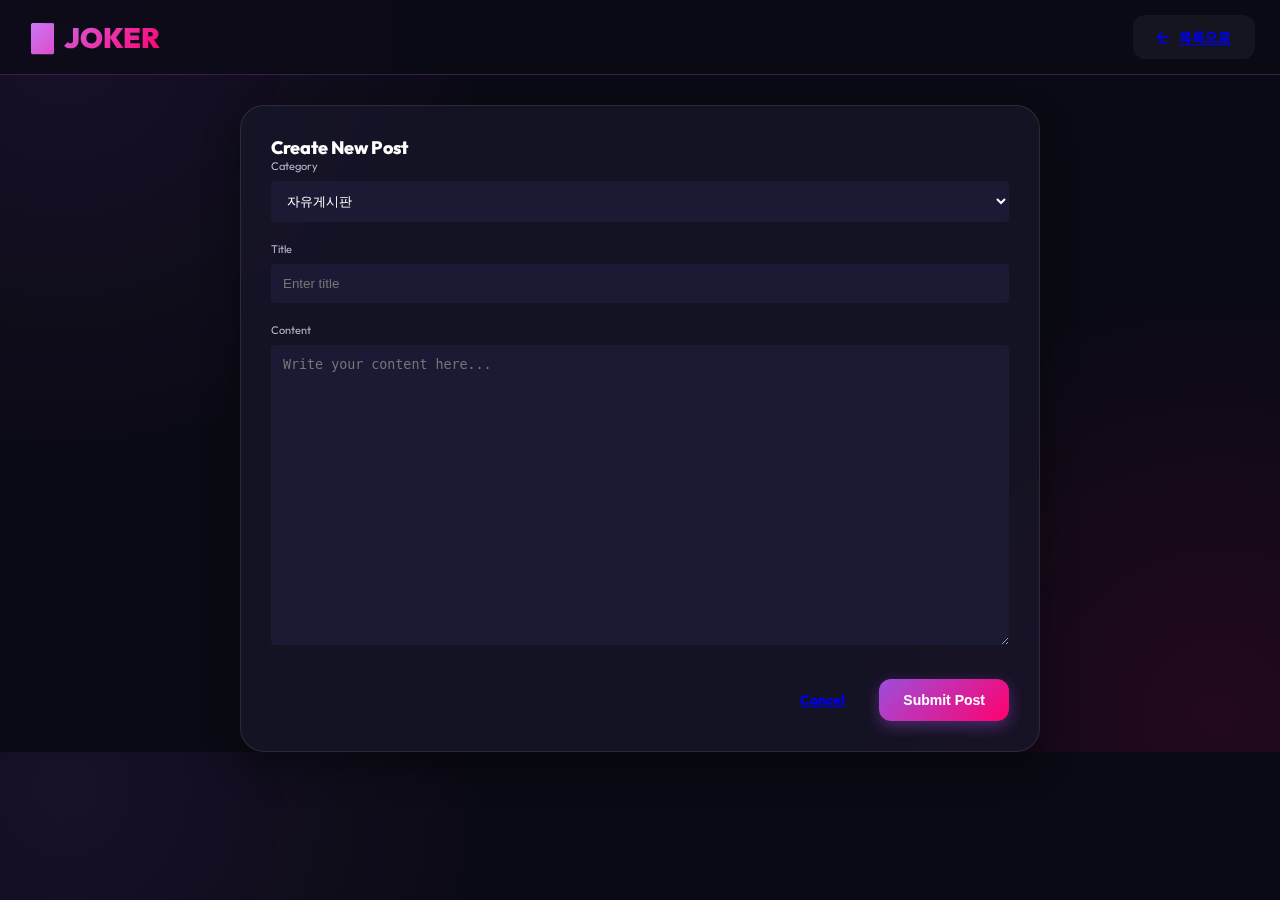
<file: write.html>
<!DOCTYPE html>
<html lang="ko" data-theme="dark">
<head>
    <meta charset="UTF-8">
    <meta name="viewport" content="width=device-width, initial-scale=1.0">
    <title>글쓰기 - JOKER 🃏</title>
    <link rel="stylesheet" href="style.css">
    <link rel="stylesheet" href="https://cdnjs.cloudflare.com/ajax/libs/font-awesome/6.5.1/css/all.min.css">
</head>
<body>
    <header class="header bg-animate">
        <div class="container">
            <nav class="navbar">
                <a href="dashboard.html" class="logo">
                    <span>🃏 JOKER</span>
                </a>
                <a href="board.html" class="btn btn-dim btn-ripple" style="margin-left: auto; background: rgba(255,255,255,0.05);">
                    <i class="fas fa-arrow-left"></i> 목록으로
                </a>
            </nav>
        </div>
    </header>

    <main class="container" style="padding-top: 30px;">
        <div class="card" style="max-width: 800px; margin: 0 auto;">
            <div class="card-header">
                <h3>Create New Post</h3>
            </div>
            
            <form id="postForm">
                <div style="margin-bottom: 20px;">
                    <label style="display: block; font-size: 11px; color: var(--text-dim); margin-bottom: 8px;">Category</label>
                    <select id="postCategory" style="width: 100%; padding: 12px; background: var(--bg-input); border: 1px solid var(--border); border-radius: 4px; color: white;">
                        <option value="자유">자유게시판</option>
                        <option value="게임">게임</option>
                        <option value="Q&A">Q&A</option>
                    </select>
                </div>
                <div style="margin-bottom: 20px;">
                    <label style="display: block; font-size: 11px; color: var(--text-dim); margin-bottom: 8px;">Title</label>
                    <input type="text" id="postTitle" style="width: 100%; padding: 12px; background: var(--bg-input); border: 1px solid var(--border); border-radius: 4px; color: white;" placeholder="Enter title" required>
                </div>
                <div style="margin-bottom: 30px;">
                    <label style="display: block; font-size: 11px; color: var(--text-dim); margin-bottom: 8px;">Content</label>
                    <textarea id="postContent" style="width: 100%; min-height: 300px; padding: 12px; background: var(--bg-input); border: 1px solid var(--border); border-radius: 4px; color: white; resize: vertical;" placeholder="Write your content here..." required></textarea>
                </div>
                
                <div style="display: flex; gap: 10px; justify-content: flex-end;">
                    <a href="board.html" class="btn btn-dim">Cancel</a>
                    <button type="submit" class="btn btn-primary">Submit Post</button>
                </div>
            </form>
        </div>
    </main>

    <script src="script.js"></script>
    <script>
        document.getElementById('postForm').onsubmit = (e) => {
            e.preventDefault();
            const title = document.getElementById('postTitle').value;
            const content = document.getElementById('postContent').value;
            const category = document.getElementById('postCategory').value;
            savePost(title, content, category);
        };
    </script>
</body>
</html>
</file>
<file: style.css>
/* ========================================
   Cyber-Joker Premium Design System (2025)
   ======================================== */

@import url('https://fonts.googleapis.com/css2?family=Outfit:wght@300;400;500;600;700;800&family=Noto+Sans+KR:wght@300;400;500;700&display=swap');

:root {
    /* Joker Neon Palette */
    --bg-main: #0a0a14;
    --bg-sidebar: #121225;
    --bg-card: rgba(25, 25, 45, 0.6);
    --bg-input: #1a1a35;
    
    --primary: #9d4edd; /* Joker Purple */
    --primary-light: #c77dff;
    --primary-glow: rgba(157, 78, 221, 0.5);
    
    --accent-pink: #ff006e;
    --accent-cyan: #00f5d4;
    --accent-yellow: #fee440;
    --accent-red: #ff4d6d;
    
    --text-main: #ffffff;
    --text-dim: #b8b8d1;
    --text-muted: #6b7280;
    
    --glass-border: rgba(255, 255, 255, 0.1);
    --neon-border: rgba(157, 78, 221, 0.3);
    
    --font-main: 'Outfit', 'Noto Sans KR', sans-serif;
    --radius-lg: 24px;
    --radius-md: 12px;
}

/* Global Reset */
* { margin: 0; padding: 0; box-sizing: border-box; }

body {
    font-family: var(--font-main);
    background-color: var(--bg-main);
    background-image: 
        radial-gradient(circle at 5% 5%, rgba(157, 78, 221, 0.1) 0%, transparent 30%),
        radial-gradient(circle at 95% 95%, rgba(255, 0, 110, 0.1) 0%, transparent 30%);
    color: var(--text-main);
    overflow-x: hidden;
}

.container { max-width: 1400px; margin: 0 auto; padding: 0 25px; }

/* Premium Header */
.header {
    background: rgba(10, 10, 20, 0.7);
    backdrop-filter: blur(15px);
    border-bottom: 1px solid var(--neon-border);
    padding: 15px 0;
    position: sticky; top: 0; z-index: 1000;
}

/* Header Layout */
.navbar{
    display: flex;
    align-items: center;
    justify-content: space-between;
    gap: 16px;
}

.user-controls{
    display: flex;
    align-items: center;
    gap: 12px;
    margin-left: auto;
}

.logo {
    font-size: 28px; font-weight: 900;
    background: linear-gradient(135deg, var(--primary-light), var(--accent-pink));
    -webkit-background-clip: text; -webkit-text-fill-color: transparent;
    text-decoration: none; display: flex; align-items: center; gap: 10px;
}

.nav-links { display: flex; gap: 10px; }
.nav-links a {
    color: var(--text-dim); text-decoration: none; padding: 12px 20px;
    border-radius: var(--radius-md); font-weight: 700; font-size: 14px;
    display: flex; align-items: center; gap: 8px; transition: 0.3s;
}

.nav-links a:hover {
    background: rgba(157, 78, 221, 0.15); color: var(--primary-light);
    transform: translateY(-2px);
}

.nav-links a.active {
    background: linear-gradient(135deg, var(--primary), var(--primary-light));
    color: white; box-shadow: 0 0 20px var(--primary-glow);
}

/* Feature Grid (Core Features: 가로 배치) */
.feature-grid{
    display: grid;
    grid-template-columns: repeat(3, minmax(280px, 1fr));
    gap: 25px;
    align-items: stretch;
}

/* 화면이 좁아지면 세로로 떨어지지 않고 가로 스크롤로 유지 */
@media (max-width: 1024px){
    .feature-grid{
        display: flex;
        overflow-x: auto;
        gap: 18px;
        padding-bottom: 10px;
        scroll-snap-type: x mandatory;
    }
    .feature-grid > *{
        flex: 0 0 340px;
        scroll-snap-align: start;
    }
}

/* Index Hero FX (공용으로 사용 가능) */
.hero-orbs{
    position: absolute;
    inset: 0;
    pointer-events: none;
    overflow: hidden;
}

.hero-orb{
    position: absolute;
    width: 420px;
    height: 420px;
    border-radius: 50%;
    filter: blur(30px);
    opacity: 0.22;
    transform: translate3d(0,0,0);
    will-change: transform;
    animation: orb-float 10s ease-in-out infinite;
}

.hero-orb.purple{
    background: radial-gradient(circle, rgba(157, 78, 221, 1), rgba(157, 78, 221, 0) 65%);
    top: -160px;
    left: -140px;
    animation-duration: 12s;
}

.hero-orb.pink{
    background: radial-gradient(circle, rgba(255, 0, 110, 1), rgba(255, 0, 110, 0) 65%);
    bottom: -190px;
    right: -160px;
    animation-duration: 14s;
    animation-delay: -2s;
}

@keyframes orb-float{
    0%,100%{ transform: translate3d(0,0,0) scale(1); }
    50%{ transform: translate3d(0,-18px,0) scale(1.03); }
}

.hero-intro > *{
    opacity: 0;
    transform: translateY(14px);
    animation: intro-up 700ms cubic-bezier(0.22, 1, 0.36, 1) forwards;
}

.hero-intro > *:nth-child(1){ animation-delay: 100ms; }
.hero-intro > *:nth-child(2){ animation-delay: 220ms; }
.hero-intro > *:nth-child(3){ animation-delay: 340ms; }

@keyframes intro-up{
    to { opacity: 1; transform: translateY(0); }
}

/* Joker Card System */
.card {
    background: var(--bg-card);
    backdrop-filter: blur(15px);
    border: 1px solid var(--glass-border);
    border-radius: var(--radius-lg);
    padding: 30px; margin-bottom: 30px;
    box-shadow: 0 15px 35px rgba(0, 0, 0, 0.4);
    transition: 0.4s cubic-bezier(0.175, 0.885, 0.32, 1.275);
}

.card:hover {
    border-color: var(--neon-border);
    transform: translateY(-8px) scale(1.01);
}

.card-header h3 {
    font-size: 18px; font-weight: 800; display: flex; align-items: center; gap: 12px;
}

/* Stat Grid - Very Joker Style */
.stat-grid {
    display: grid; grid-template-columns: repeat(4, 1fr); gap: 25px; margin: 30px 0;
}

.stat-item {
    background: linear-gradient(145deg, rgba(255,255,255,0.05), rgba(255,255,255,0.01));
    padding: 25px; border-radius: var(--radius-lg); border: 1px solid var(--glass-border);
    text-align: center; transition: 0.3s;
}

.stat-item:hover {
    background: rgba(157, 78, 221, 0.1);
    border-color: var(--primary);
    transform: translateY(-5px);
}

.stat-icon {
    width: 60px; height: 60px; border-radius: 20px;
    display: flex; align-items: center; justify-content: center;
    font-size: 24px; color: white; margin: 0 auto 15px;
    box-shadow: 0 8px 20px rgba(0,0,0,0.3);
}

.stat-info .val {
    display: block; font-size: 26px; font-weight: 900; font-family: 'Outfit';
    background: linear-gradient(to bottom, #fff, #b8b8d1);
    -webkit-background-clip: text; -webkit-text-fill-color: transparent;
}

.stat-info .label {
    font-size: 13px; color: var(--text-dim); font-weight: 600; margin-top: 5px;
}

/* ========================================
   Dashboard Charts & Widgets
   ======================================== */
.dash-grid{
    display: grid;
    grid-template-columns: 2fr 1fr;
    gap: 30px;
}

.dash-stack{ display: flex; flex-direction: column; gap: 30px; }

.dash-split{
    display: grid;
    grid-template-columns: 1fr 1fr;
    gap: 18px;
}

.chart-wrap{
    width: 100%;
    height: 160px;
    border-radius: var(--radius-md);
    border: 1px solid var(--glass-border);
    background: rgba(255,255,255,0.02);
    padding: 14px;
    overflow: hidden;
}

.chart-title{
    display: flex;
    align-items: baseline;
    justify-content: space-between;
    gap: 12px;
    margin-bottom: 10px;
}

.chart-title .t{
    font-weight: 900;
    font-size: 14px;
    color: var(--text-main);
    display: flex;
    align-items: center;
    gap: 8px;
}

.chart-title .s{
    color: var(--text-muted);
    font-size: 12px;
    font-weight: 700;
}

.line-chart{
    width: 100%;
    height: 110px;
    display: block;
}

.line-grid line{
    stroke: rgba(255,255,255,0.08);
    stroke-width: 1;
}

.line-path{
    fill: none;
    stroke: url(#jokerLine);
    stroke-width: 3.5;
    stroke-linecap: round;
    stroke-linejoin: round;
    filter: drop-shadow(0 0 12px rgba(157, 78, 221, 0.25));
}

.line-area{
    fill: rgba(157,78,221,0.14);
}

.draw{
    stroke-dasharray: 1000;
    stroke-dashoffset: 1000;
    animation: drawLine 1200ms cubic-bezier(0.22, 1, 0.36, 1) forwards;
}

@keyframes drawLine{
    to { stroke-dashoffset: 0; }
}

.bar-chart{
    display: grid;
    grid-template-columns: repeat(12, 1fr);
    gap: 8px;
    align-items: end;
    height: 110px;
}

.bar{
    height: 20px;
    border-radius: 8px 8px 6px 6px;
    background: rgba(255,255,255,0.06);
    border: 1px solid var(--glass-border);
    overflow: hidden;
    position: relative;
}

.bar > span{
    position: absolute;
    left: 0;
    bottom: 0;
    width: 100%;
    height: 0%;
    background: linear-gradient(180deg, var(--accent-cyan), var(--primary));
    border-radius: inherit;
    transition: height 900ms cubic-bezier(0.22, 1, 0.36, 1);
}

.bar:hover > span{
    filter: brightness(1.05);
}

.mini-table{
    display: flex;
    flex-direction: column;
    gap: 10px;
}

.row-item{
    display: flex;
    justify-content: space-between;
    align-items: center;
    gap: 12px;
    padding: 12px 14px;
    border-radius: var(--radius-md);
    border: 1px solid var(--glass-border);
    background: rgba(255,255,255,0.02);
}

.row-item .left{
    display: flex;
    flex-direction: column;
    gap: 2px;
    min-width: 0;
}

.row-item .left .a{
    font-weight: 900;
    color: var(--text-main);
    font-size: 13px;
    white-space: nowrap;
    overflow: hidden;
    text-overflow: ellipsis;
}

.row-item .left .b{
    color: var(--text-muted);
    font-size: 12px;
    font-weight: 700;
}

.pill{
    display: inline-flex;
    align-items: center;
    gap: 6px;
    padding: 6px 10px;
    border-radius: 999px;
    font-weight: 900;
    font-size: 12px;
    border: 1px solid var(--glass-border);
    background: rgba(255,255,255,0.03);
    color: var(--text-main);
    white-space: nowrap;
}
.pill.good{ border-color: rgba(0,245,212,0.35); color: var(--accent-cyan); }
.pill.warn{ border-color: rgba(254,228,64,0.35); color: var(--accent-yellow); }
.pill.bad{ border-color: rgba(255,0,110,0.35); color: var(--accent-pink); }

/* Gauge Bar (PC방 가동률) */
.gauge{ width: 100%; }
.gauge-track{
    position: relative;
    height: 14px;
    border-radius: 999px;
    background: rgba(255,255,255,0.06);
    border: 1px solid var(--glass-border);
    overflow: hidden;
}
.gauge-fill{
    height: 100%;
    width: 0%;
    border-radius: inherit;
    background: linear-gradient(90deg, var(--accent-cyan), var(--primary), var(--accent-pink));
    transition: width 900ms cubic-bezier(0.22, 1, 0.36, 1);
    box-shadow: 0 0 18px rgba(157,78,221,0.25);
}
.gauge-glow{
    position: absolute;
    top: 50%;
    width: 26px;
    height: 26px;
    transform: translate(-50%, -50%);
    border-radius: 50%;
    background: radial-gradient(circle, rgba(255,255,255,0.22), rgba(255,255,255,0) 65%);
    filter: blur(0.2px);
    pointer-events: none;
    transition: left 900ms cubic-bezier(0.22, 1, 0.36, 1);
}
.gauge-scale{
    display: flex;
    justify-content: space-between;
    margin-top: 8px;
    font-size: 11px;
    color: var(--text-muted);
    font-weight: 800;
}

@media (max-width: 1024px){
    .dash-grid{ grid-template-columns: 1fr; }
    .dash-split{ grid-template-columns: 1fr; }
}

/* Buttons */
.btn {
    padding: 12px 24px; border-radius: var(--radius-md); border: none;
    cursor: pointer; font-size: 14px; font-weight: 800;
    display: inline-flex; align-items: center; gap: 10px; transition: 0.3s;
}

.btn-primary {
    background: linear-gradient(135deg, var(--primary), var(--accent-pink));
    color: white; box-shadow: 0 5px 15px rgba(157, 78, 221, 0.4);
}

.btn-primary:hover {
    transform: scale(1.05); box-shadow: 0 8px 25px rgba(157, 78, 221, 0.6);
}

/* User Profile Card */
.profile-avatar {
    width: 90px; height: 90px; border-radius: 25px;
    background: linear-gradient(135deg, var(--primary), var(--accent-pink));
    color: white; font-size: 36px; font-weight: 900;
    display: flex; align-items: center; justify-content: center;
    margin: 0 auto 20px; box-shadow: 0 10px 25px rgba(157, 78, 221, 0.4);
    animation: floating 3s ease-in-out infinite;
}

@keyframes floating {
    0%, 100% { transform: translateY(0) rotate(0deg); }
    50% { transform: translateY(-10px) rotate(2deg); }
}

/* ========================================
   Advanced Animations & Effects
   ======================================== */

/* 1. 순차적 등장 효과 (Staggered Entrance) */
.reveal {
    opacity: 0;
    transform: translateY(20px);
    transition: all 0.6s cubic-bezier(0.22, 1, 0.36, 1);
}

.reveal.visible {
    opacity: 1;
    transform: translateY(0);
}

/* 2. 카드 반짝임 효과 (Shimmer) */
.card-shimmer {
    position: relative;
    overflow: hidden;
}

.card-shimmer::after {
    content: "";
    position: absolute;
    top: -50%;
    left: -50%;
    width: 200%;
    height: 200%;
    background: linear-gradient(
        45deg,
        transparent 45%,
        rgba(255, 255, 255, 0.05) 50%,
        transparent 55%
    );
    transform: rotate(45deg);
    transition: all 0.6s;
    pointer-events: none;
}

.card-shimmer:hover::after {
    left: 100%;
    top: 100%;
}

/* 3. 네온 글로우 펄스 (Glow Pulse) */
@keyframes glow-pulse {
    0% { box-shadow: 0 0 5px var(--primary-glow); }
    50% { box-shadow: 0 0 20px var(--primary-glow); }
    100% { box-shadow: 0 0 5px var(--primary-glow); }
}

.glow-active {
    animation: glow-pulse 2s infinite;
}

/* 4. 배경 그라데이션 애니메이션 */
@keyframes bg-shift {
    0% { background-position: 0% 50%; }
    50% { background-position: 100% 50%; }
    100% { background-position: 0% 50%; }
}

.bg-animate {
    background-size: 200% 200% !important;
    animation: bg-shift 10s ease infinite;
}

/* 5. 텍스트 그라데이션 흐름 */
@keyframes text-flow {
    0% { background-position: 0% 50%; }
    100% { background-position: 200% 50%; }
}

.text-flow {
    background: linear-gradient(90deg, var(--primary-light), var(--accent-pink), var(--accent-yellow), var(--primary-light));
    background-size: 200% auto;
    -webkit-background-clip: text;
    -webkit-text-fill-color: transparent;
    animation: text-flow 4s linear infinite;
}

/* 6. 아이콘 흔들림 (Wobble) */
@keyframes wobble {
    0%, 100% { transform: rotate(0deg); }
    25% { transform: rotate(-10deg); }
    75% { transform: rotate(10deg); }
}

.icon-wobble:hover i {
    animation: wobble 0.5s ease infinite;
}

/* 7. 버튼 리플 효과 (Hover Spread) */
.btn-ripple {
    position: relative;
    z-index: 1;
}

.btn-ripple::after {
    content: "";
    position: absolute;
    inset: 0;
    background: white;
    opacity: 0;
    border-radius: inherit;
    transform: scale(0.8);
    transition: 0.3s;
    z-index: -1;
}

.btn-ripple:hover::after {
    opacity: 0.1;
    transform: scale(1);
}

/* Floating Avatar - Smoother */
@keyframes floating {
    0% { transform: translateY(0) rotate(0deg); }
    33% { transform: translateY(-8px) rotate(1deg); }
    66% { transform: translateY(-4px) rotate(-1deg); }
    100% { transform: translateY(0) rotate(0deg); }
}

/* ========================================
   PC Monitoring Page Styles
   ======================================== */
.monitor-grid {
    display: flex;
    flex-direction: column;
    gap: 10px;
}

.monitor-row {
    display: grid;
    grid-template-columns: 120px 200px 180px 200px 40px 40px 40px 150px 1fr;
    align-items: center;
    background: var(--bg-card);
    border: 1px solid var(--glass-border);
    padding: 10px 20px;
    border-radius: var(--radius-md);
    gap: 15px;
    transition: 0.3s;
}

.monitor-row:hover {
    border-color: var(--primary);
    background: rgba(157, 78, 221, 0.1);
}

.pc-name-box {
    background: var(--primary);
    color: white;
    padding: 8px;
    border-radius: 6px;
    text-align: center;
    font-weight: 800;
    font-size: 13px;
    display: flex;
    justify-content: space-between;
    align-items: center;
}

.stat-bar-group {
    display: flex;
    flex-direction: column;
    gap: 4px;
}

.stat-bar-item {
    display: flex;
    flex-direction: column;
    gap: 2px;
}

.stat-bar-label {
    display: flex;
    justify-content: space-between;
    font-size: 10px;
    color: var(--text-dim);
}

.mini-progress {
    height: 6px;
    background: rgba(255,255,255,0.1);
    border-radius: 3px;
    overflow: hidden;
}

.mini-progress-fill {
    height: 100%;
    background: var(--primary-light);
}

.spec-info {
    font-size: 11px;
    color: var(--text-main);
    line-height: 1.2;
}

.spec-title {
    display: block;
    font-weight: 800;
    color: var(--accent-cyan);
    margin-bottom: 4px;
    font-size: 10px;
}

.pc-screen-thumb {
    width: 120px;
    height: 70px;
    border-radius: 4px;
    object-fit: cover;
    border: 1px solid var(--glass-border);
}

.process-info {
    font-size: 11px;
    text-align: right;
}

.process-name {
    display: block;
    font-weight: 700;
    color: var(--accent-pink);
}

.display-spec {
    font-size: 10px;
    color: var(--text-muted);
}

/* Membership Gradient Labels */
.plan-features b {
    color: var(--primary-light);
}

/* Admin Styles */
.admin-badge {
    background: var(--accent-pink);
    color: white;
    padding: 2px 8px;
    border-radius: 4px;
    font-size: 10px;
    font-weight: 800;
}

/* ========================================
   Mobile Responsive System (Complete)
   ======================================== */

/* Hamburger Menu Button */
.mobile-toggle {
    display: none;
    flex-direction: column;
    gap: 5px;
    background: none;
    border: none;
    cursor: pointer;
    padding: 10px;
    z-index: 1100;
}

.mobile-toggle span {
    display: block;
    width: 26px;
    height: 3px;
    background: var(--primary-light);
    border-radius: 3px;
    transition: 0.3s;
}

.mobile-toggle.active span:nth-child(1) {
    transform: rotate(45deg) translate(6px, 6px);
}

.mobile-toggle.active span:nth-child(2) {
    opacity: 0;
}

.mobile-toggle.active span:nth-child(3) {
    transform: rotate(-45deg) translate(6px, -6px);
}

/* ===== Tablet (1024px) ===== */
@media (max-width: 1024px) {
    .container { padding: 0 20px; }
    
    /* Stat Grid: 4 → 2 columns */
    .stat-grid {
        grid-template-columns: repeat(2, 1fr);
        gap: 15px;
    }
    
    /* Monitor Grid: Horizontal Scroll */
    .monitor-grid {
        overflow-x: auto;
        padding-bottom: 15px;
    }
    
    .monitor-row {
        min-width: 1000px;
    }
}

/* ===== Mobile Large (768px) ===== */
@media (max-width: 768px) {
    /* Show Hamburger */
    .mobile-toggle {
        display: flex;
    }
    
    /* Navigation: Full Screen Overlay */
    .nav-links {
        position: fixed;
        top: 0;
        left: 0;
        right: 0;
        bottom: 0;
        background: rgba(10, 10, 20, 0.98);
        backdrop-filter: blur(20px);
        flex-direction: column;
        justify-content: flex-start;
        align-items: center;
        gap: 8px;
        padding-top: 90px;
        padding-bottom: 40px;
        overflow-y: auto;
        opacity: 0;
        visibility: hidden;
        transition: 0.4s;
        z-index: 1050;
    }
    
    .nav-links.open {
        opacity: 1;
        visibility: visible;
    }
    
    .nav-links a {
        font-size: 17px;
        padding: 14px 30px;
        white-space: nowrap;
    }
    
    /* User Controls */
    .user-controls {
        gap: 8px;
    }
    
    .user-controls .btn {
        padding: 10px 14px;
        font-size: 12px;
    }
    
    /* Hero Section */
    .hero {
        padding: 100px 0 60px !important;
    }
    
    .hero h1 {
        font-size: 36px !important;
        letter-spacing: -1px !important;
    }
    
    .hero p {
        font-size: 16px !important;
        padding: 0 10px;
    }
    
    .hero-btns {
        flex-direction: column !important;
        gap: 12px !important;
        padding: 0 20px;
    }
    
    .hero-btns .btn {
        width: 100%;
        justify-content: center;
        padding: 16px 30px !important;
        font-size: 16px !important;
    }
    
    /* Section Titles */
    .section-title h2 {
        font-size: 28px !important;
    }
    
    .section-title {
        margin-bottom: 50px !important;
    }
    
    /* Pricing Grid: 3 → 1 column */
    .pricing-grid {
        grid-template-columns: 1fr !important;
        gap: 30px !important;
        margin-bottom: 80px !important;
    }
    
    .plan-card {
        padding: 40px 25px !important;
    }
    
    .plan-price {
        font-size: 36px !important;
    }
    
    /* Stat Grid: 2 → 1 column */
    .stat-grid {
        grid-template-columns: 1fr;
    }
    
    /* Spec List: 2 → 1 column */
    #spec-list .card > div {
        grid-template-columns: 1fr !important;
    }
    
    #spec-list .card > div > div {
        border-right: none !important;
        border-bottom: 1px solid var(--glass-border) !important;
        padding: 20px 25px !important;
    }
    
    #spec-list .card > div > div:last-child {
        border-bottom: none !important;
    }
    
    /* Cards */
    .card {
        padding: 20px;
        margin-bottom: 20px;
    }
    
    /* Dashboard */
    .dash-split {
        grid-template-columns: 1fr;
    }
    
    /* Footer */
    footer {
        padding: 60px 0 !important;
    }
    
    footer .logo {
        font-size: 24px !important;
    }
}

/* ===== Mobile Small (480px) ===== */
@media (max-width: 480px) {
    .container { padding: 0 15px; }
    
    /* Header */
    .header { padding: 12px 0; }
    
    .logo { font-size: 22px; }
    
    .user-controls .btn {
        padding: 8px 12px;
        font-size: 11px;
    }
    
    /* Hero */
    .hero h1 {
        font-size: 28px !important;
    }
    
    .hero p {
        font-size: 14px !important;
    }
    
    /* Hero Orbs: Smaller */
    .hero-orb {
        width: 200px;
        height: 200px;
    }
    
    /* Section Titles */
    .section-title h2 {
        font-size: 22px !important;
    }
    
    /* Feature Grid */
    .feature-grid > * {
        flex: 0 0 280px !important;
    }
    
    /* Stat Items */
    .stat-item {
        padding: 18px;
    }
    
    .stat-icon {
        width: 50px;
        height: 50px;
        font-size: 20px;
    }
    
    .stat-info .val {
        font-size: 22px;
    }
    
    /* Profile Avatar */
    .profile-avatar {
        width: 70px;
        height: 70px;
        font-size: 28px;
    }
    
    /* Charts */
    .chart-wrap {
        height: 140px;
        padding: 10px;
    }
    
    .bar-chart {
        gap: 4px;
    }
}
</file>
